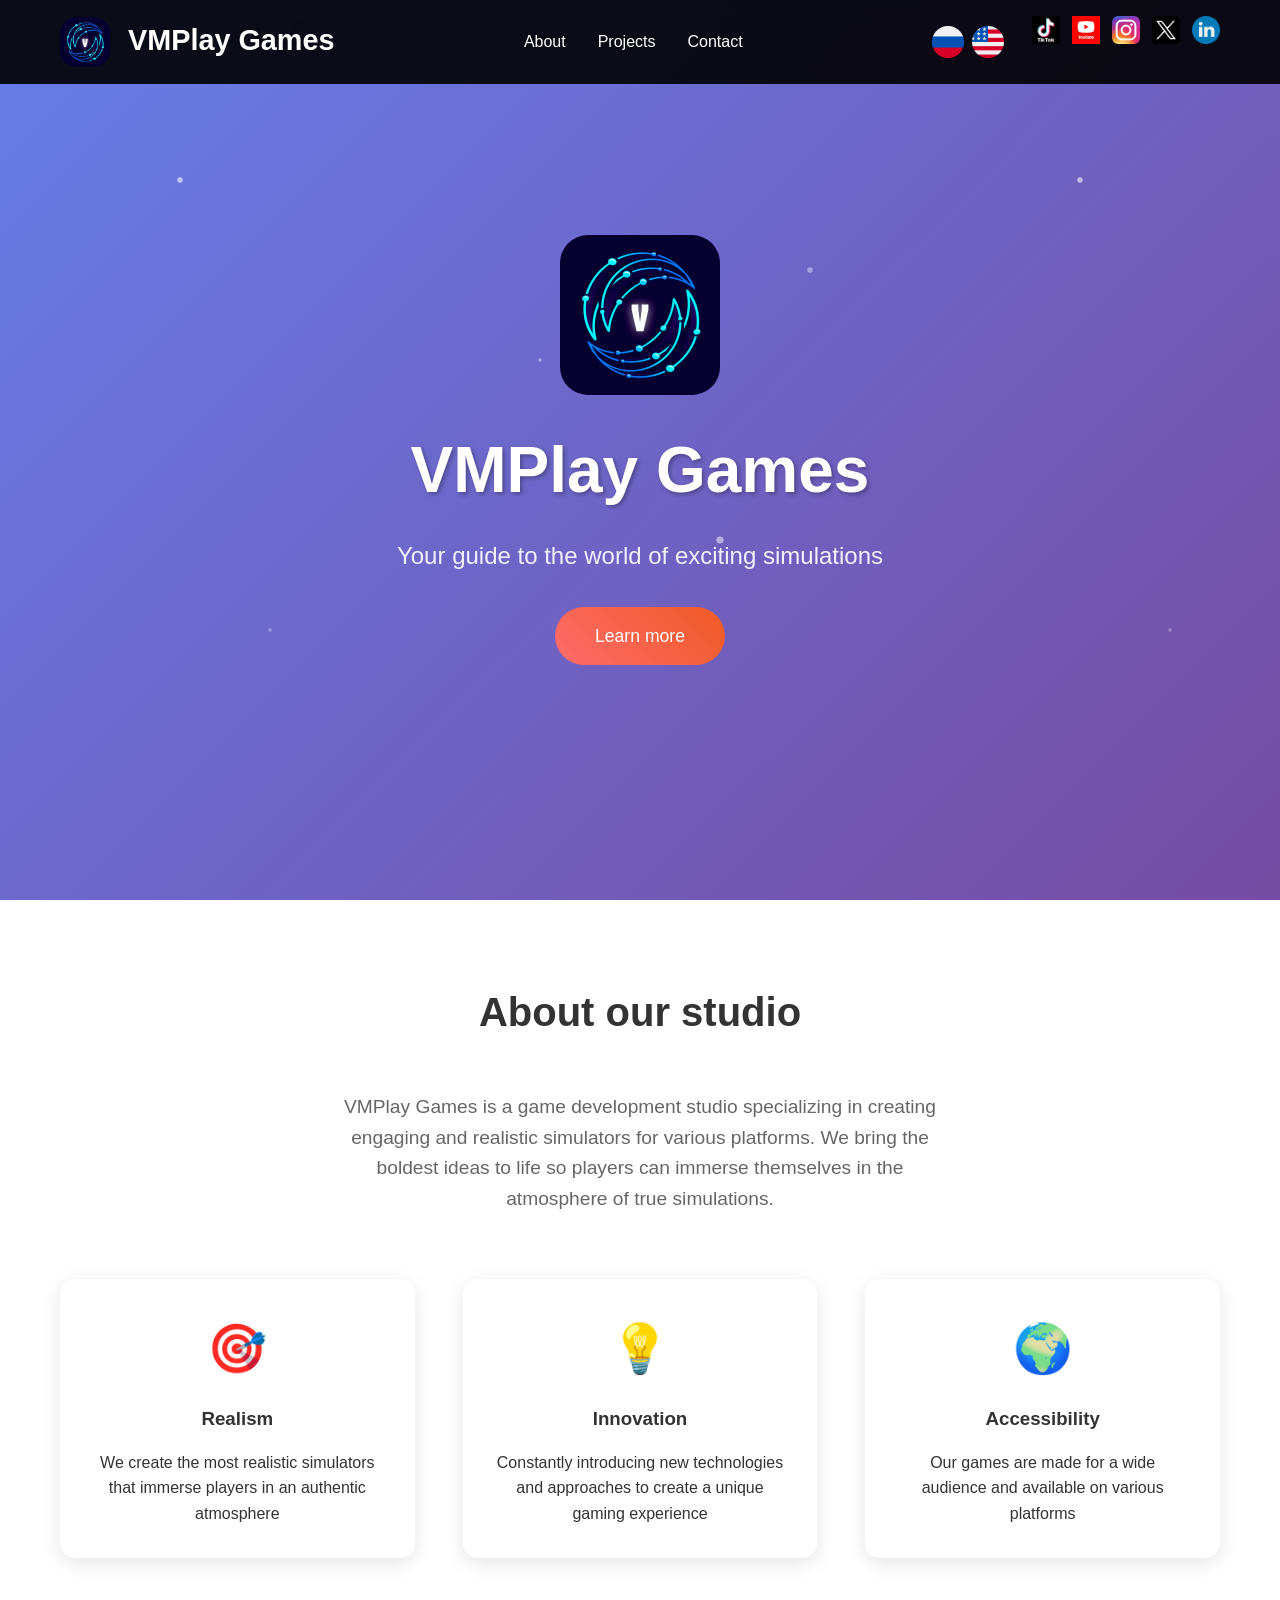
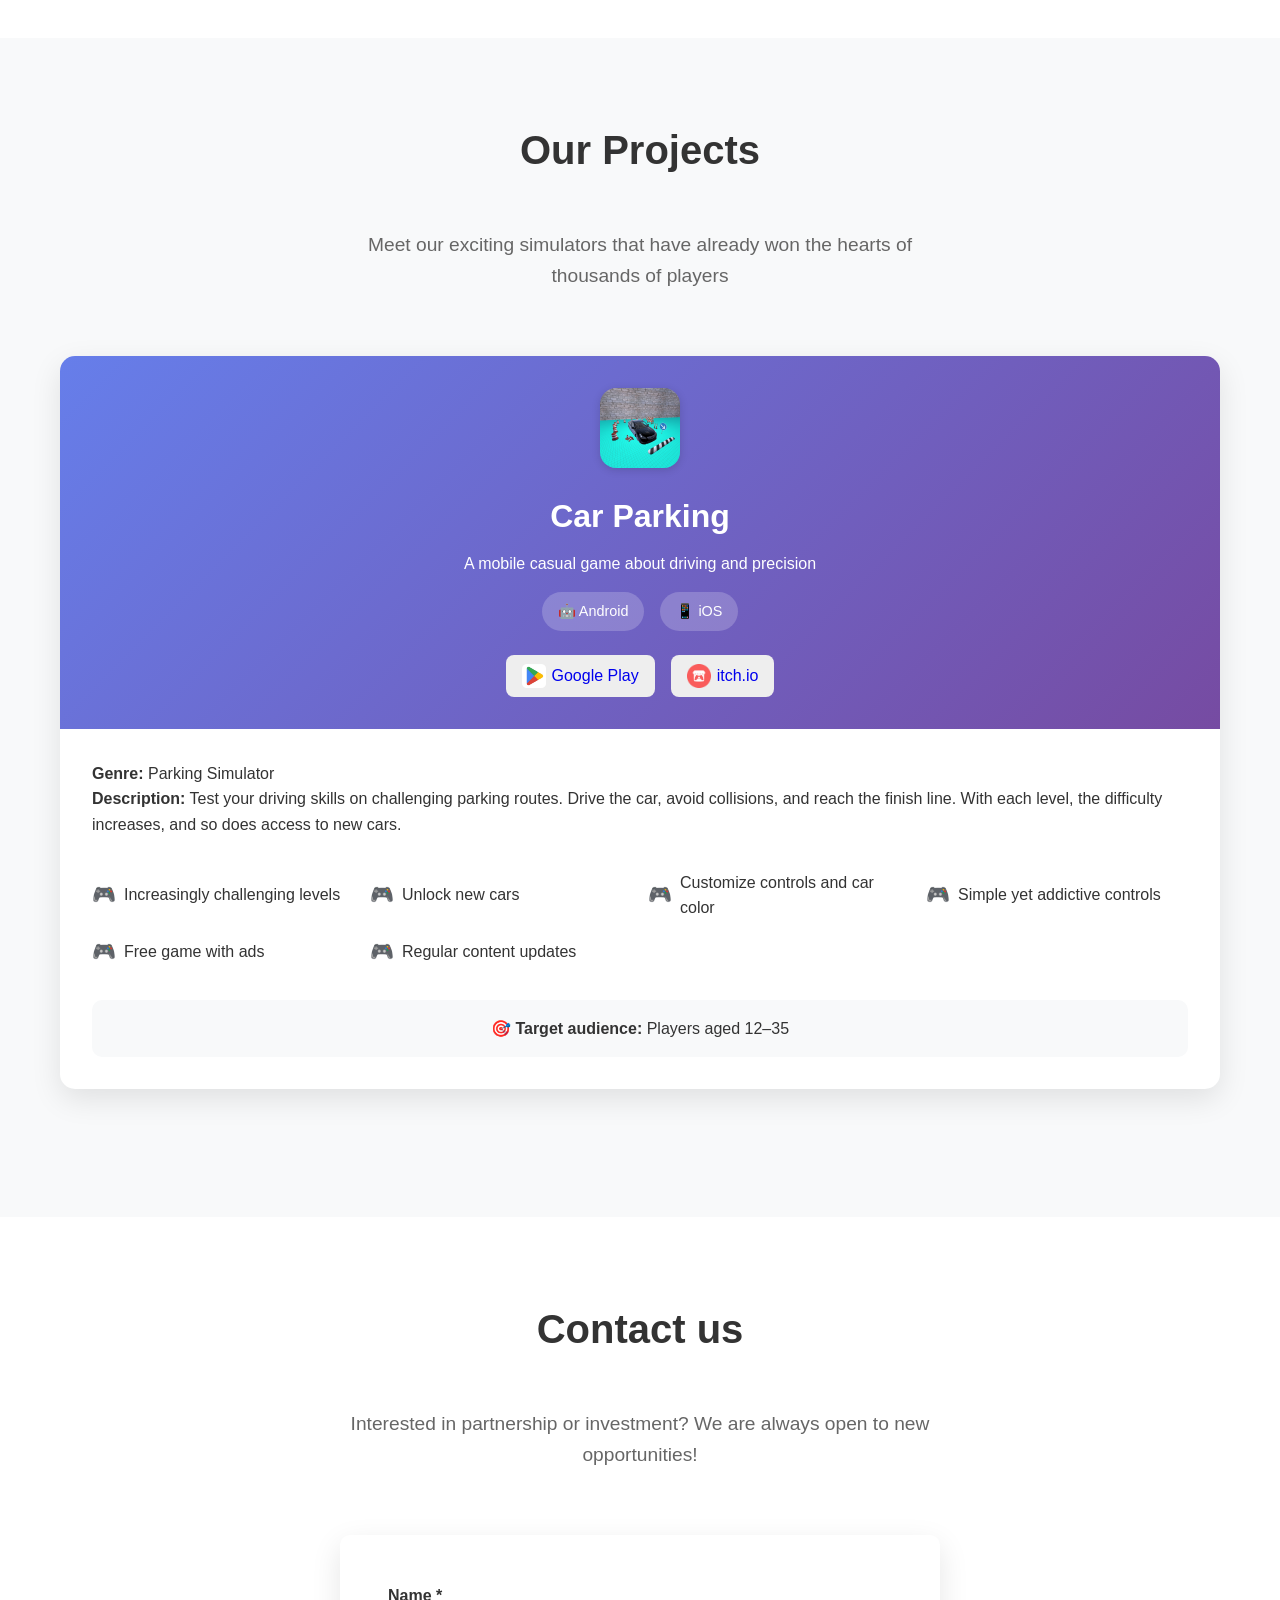
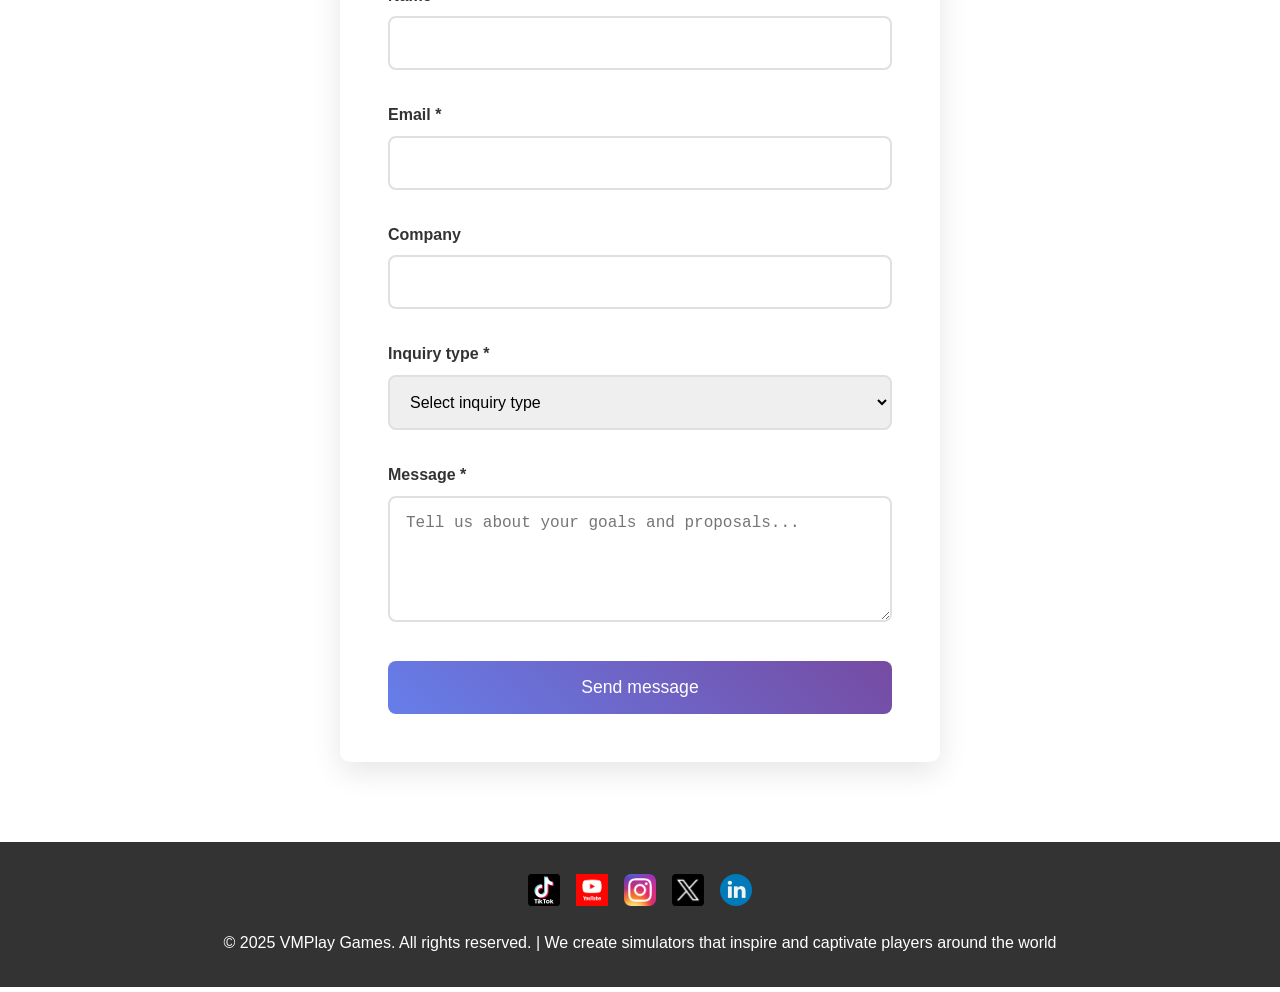
<file: index.html>
<!DOCTYPE html>
<html lang="ru">
<head>
    <meta charset="UTF-8">
    <meta name="viewport" content="width=device-width, initial-scale=1.0">
    <meta name="google-site-verification" content="ew9dASo_ajlY5eANBdnrRkCC_Gmet1Npn379fuyrPNU" />
    <title>VMPlay Games - Game Development Studio</title>
    <link rel="stylesheet" href="css/style.css">
</head>
<body>
    <header>
        <div class="container">
            <div class="header-content">
                <a href="#" class="logo">
                    <img src="assets/img/vmplay.jpg" alt="VMPlay Games Logo" style="width:50px;border-radius:16px;margin-right:10px;vertical-align:middle;">
                    VMPlay Games
                </a>
                <nav>
                    <ul class="nav-links">
                        <li><a href="#about">About</a></li>
                        <li><a href="#projects">Projects</a></li>
                        <li><a href="#contact">Contact</a></li>
                    </ul>
                </nav>
                <div class="header-actions">
                    <div class="lang-switcher">
                        <img src="assets/img/russia.png" alt="RU" id="lang-ru" style="width:32px;cursor:pointer;">
                        <img src="assets/img/united-states.png" alt="EN" id="lang-en" style="width:32px;cursor:pointer;">
                    </div>
                    <div class="social-links header-social">
                        <a href="https://www.tiktok.com/@vmplay.games" target="_blank" rel="noopener">
                            <img src="assets/img/Tiktok-icon.png" alt="TikTok">
                        </a>
                        <a href="https://www.youtube.com/@vmplay-games" target="_blank" rel="noopener">
                            <img src="assets/img/youtube-icon.png" alt="YouTube">
                        </a>
                        <a href="https://www.instagram.com/vmplay.games?igsh=Ym1zN2Mxd2ZmdDA5" target="_blank" rel="noopener">
                            <img src="assets/img/Instagram-icon.png" alt="Instagram">
                        </a>
                        <a href="https://x.com/vmplaygames" target="_blank" rel="noopener">
                            <img src="assets/img/x_icon.png" alt="X">
                        </a>
                        <a href="https://www.linkedin.com/company/vmplay-games/" target="_blank" rel="noopener">
                            <img src="assets/img/linkedln.png" alt="LinkedIn">
                        </a>
                    </div>
                </div>
            </div>
        </div>
    </header>

    <section class="hero">
        <div class="hero-content">
            <img src="assets/img/vmplay.jpg" alt="VMPlay Games Logo" style="width:160px;display:block;margin:0 auto 1.5rem auto;border-radius:28px;">
            <h1>VMPlay Games</h1>
            <p>Your guide to the world of exciting simulations</p>
            <a href="#about" class="cta-button">Learn more</a>
        </div>
    </section>

    <section id="about" class="section">
        <div class="container">
            <h2 class="section-title">About our studio</h2>
            <p class="section-subtitle">
                VMPlay Games is a game development studio specializing in creating engaging and realistic simulators for various platforms. We bring the boldest ideas to life so players can immerse themselves in the atmosphere of true simulations.
            </p>
            
            <div class="about-grid">
                <div class="feature-card">
                    <div class="feature-icon">🎯</div>
                    <h3>Realism</h3>
                    <p>We create the most realistic simulators that immerse players in an authentic atmosphere</p>
                </div>
                
                <div class="feature-card">
                    <div class="feature-icon">💡</div>
                    <h3>Innovation</h3>
                    <p>Constantly introducing new technologies and approaches to create a unique gaming experience</p>
                </div>
                
                <div class="feature-card">
                    <div class="feature-icon">🌍</div>
                    <h3>Accessibility</h3>
                    <p>Our games are made for a wide audience and available on various platforms</p>
                </div>
            </div>
        </div>
    </section>

    <section id="projects" class="section">
        <div class="container">
            <h2 class="section-title">Our Projects</h2>
            <p class="section-subtitle">
                Meet our exciting simulators that have already won the hearts of thousands of players
            </p>
            
            <div class="project-card">
                <div class="project-header">
                    <img src="assets/img/vmplay-logo.jpg" alt="Car Parking Icon" style="width:80px;height:80px;border-radius:16px;margin-bottom:1rem;box-shadow:0 2px 8px rgba(0,0,0,0.15);">
                    <h3>Car Parking</h3>
                    <p>A mobile casual game about driving and precision</p>
                    <div class="project-platforms">
                        <span class="platform-badge">🤖 Android</span>
                        <span class="platform-badge">📱 iOS</span>
                    </div>
                    <div class="project-links" style="margin-top:1.5rem;display:flex;gap:1rem;justify-content:center;">
                        <a href="https://play.google.com/store/apps/details?id=com.vmplay.carparking" target="_blank" rel="noopener" style="display:flex;align-items:center;gap:6px;padding:8px 16px;background:#eee;border-radius:8px;text-decoration:none;">
                            <img src="assets/img/google-play-logo.png" alt="Google Play" style="height:24px;width:24px;"> Google Play
                        </a>
                        <a href="https://vmplay.itch.io/" target="_blank" rel="noopener" style="display:flex;align-items:center;gap:6px;padding:8px 16px;background:#eee;border-radius:8px;text-decoration:none;">
                            <img src="assets/img/badge-color.png" alt="itch.io" style="height:24px;width:24px;"> itch.io
                        </a>
                    </div>
                </div>
                
                <div class="project-content">
                    <p><strong>Genre:</strong> Parking Simulator</p>
                    <p><strong>Description:</strong> Test your driving skills on challenging parking routes. Drive the car, avoid collisions, and reach the finish line. With each level, the difficulty increases, and so does access to new cars.</p>
                    
                    <div class="project-features">
                        <div class="feature-item">Increasingly challenging levels</div>
                        <div class="feature-item">Unlock new cars</div>
                        <div class="feature-item">Customize controls and car color</div>
                        <div class="feature-item">Simple yet addictive controls</div>
                        <div class="feature-item">Free game with ads</div>
                        <div class="feature-item">Regular content updates</div>
                    </div>
                    
                    <div class="target-audience">
                        <strong>🎯 Target audience:</strong> Players aged 12–35
                    </div>
                </div>
            </div>
        </div>
    </section>

    <section id="contact" class="section">
        <div class="container">
            <h2 class="section-title">Contact us</h2>
            <p class="section-subtitle">
                Interested in partnership or investment? We are always open to new opportunities!
            </p>
            
            <form class="contact-form" id="contactForm" action="https://formspree.io/f/xqalkrgd" method="POST">
                <div class="form-group">
                    <label for="name">Name *</label>
                    <input type="text" id="name" name="name" required>
                </div>
                
                <div class="form-group">
                    <label for="email">Email *</label>
                    <input type="email" id="email" name="email" required>
                </div>
                
                <div class="form-group">
                    <label for="company">Company</label>
                    <input type="text" id="company" name="company">
                </div>
                
                <div class="form-group">
                    <label for="type">Inquiry type *</label>
                    <select id="type" name="type" required>
                        <option value="">Select inquiry type</option>
                        <option value="investment">Investment</option>
                        <option value="partnership">Partnership</option>
                        <option value="collaboration">Collaboration</option>
                        <option value="other">Other</option>
                    </select>
                </div>
                
                <div class="form-group">
                    <label for="message">Message *</label>
                    <textarea id="message" name="message" rows="5" required placeholder="Tell us about your goals and proposals..."></textarea>
                </div>
                
                <button type="submit" class="submit-btn">Send message</button>
            </form>
        </div>
    </section>

    <footer>
        <div class="container">
            <div class="social-links">
                <a href="https://www.tiktok.com/@vmplay.games" target="_blank" rel="noopener">
                    <img src="assets/img/Tiktok-icon.png" alt="TikTok" style="height:32px;width:32px;">
                </a>
                <a href="https://www.youtube.com/@vmplay-games" target="_blank" rel="noopener">
                    <img src="assets/img/youtube-icon.png" alt="YouTube" style="height:32px;width:32px;">
                </a>
                <a href="https://www.instagram.com/vmplay.games?igsh=Ym1zN2Mxd2ZmdDA5" target="_blank" rel="noopener">
                    <img src="assets/img/Instagram-icon.png" alt="Instagram" style="height:32px;width:32px;">
                </a>
                <a href="https://x.com/vmplaygames" target="_blank" rel="noopener">
                    <img src="assets/img/x_icon.png" alt="X" style="height:32px;width:32px;">
                </a>
                <a href="https://www.linkedin.com/company/vmplay-games/" target="_blank" rel="noopener">
                    <img src="assets/img/linkedln.png" alt="LinkedIn" style="height:32px;width:32px;">
                </a>
            </div>
            <p>&copy; 2025 VMPlay Games. All rights reserved. | We create simulators that inspire and captivate players around the world</p>
        </div>
    </footer>

    <script src="js/lang.js"></script>
    <script>
        // Smooth scrolling animation
        function isElementInViewport(el) {
            const rect = el.getBoundingClientRect();
            return (
                rect.top >= 0 &&
                rect.left >= 0 &&
                rect.bottom <= (window.innerHeight || document.documentElement.clientHeight) &&
                rect.right <= (window.innerWidth || document.documentElement.clientWidth)
            );
        }

        function handleScrollAnimation() {
            const elements = document.querySelectorAll('.fade-in');
            elements.forEach(el => {
                if (isElementInViewport(el)) {
                    el.classList.add('visible');
                }
            });
        }

        // Initial check
        handleScrollAnimation();

        // Check on scroll
        window.addEventListener('scroll', handleScrollAnimation);

        // Add mobile menu toggle (simplified version)
        const logo = document.querySelector('.logo');
        logo.addEventListener('click', function(e) {
            e.preventDefault();
            document.querySelector('.hero').scrollIntoView({ behavior: 'smooth' });
        });
    </script>
</body>
</html>
</file>
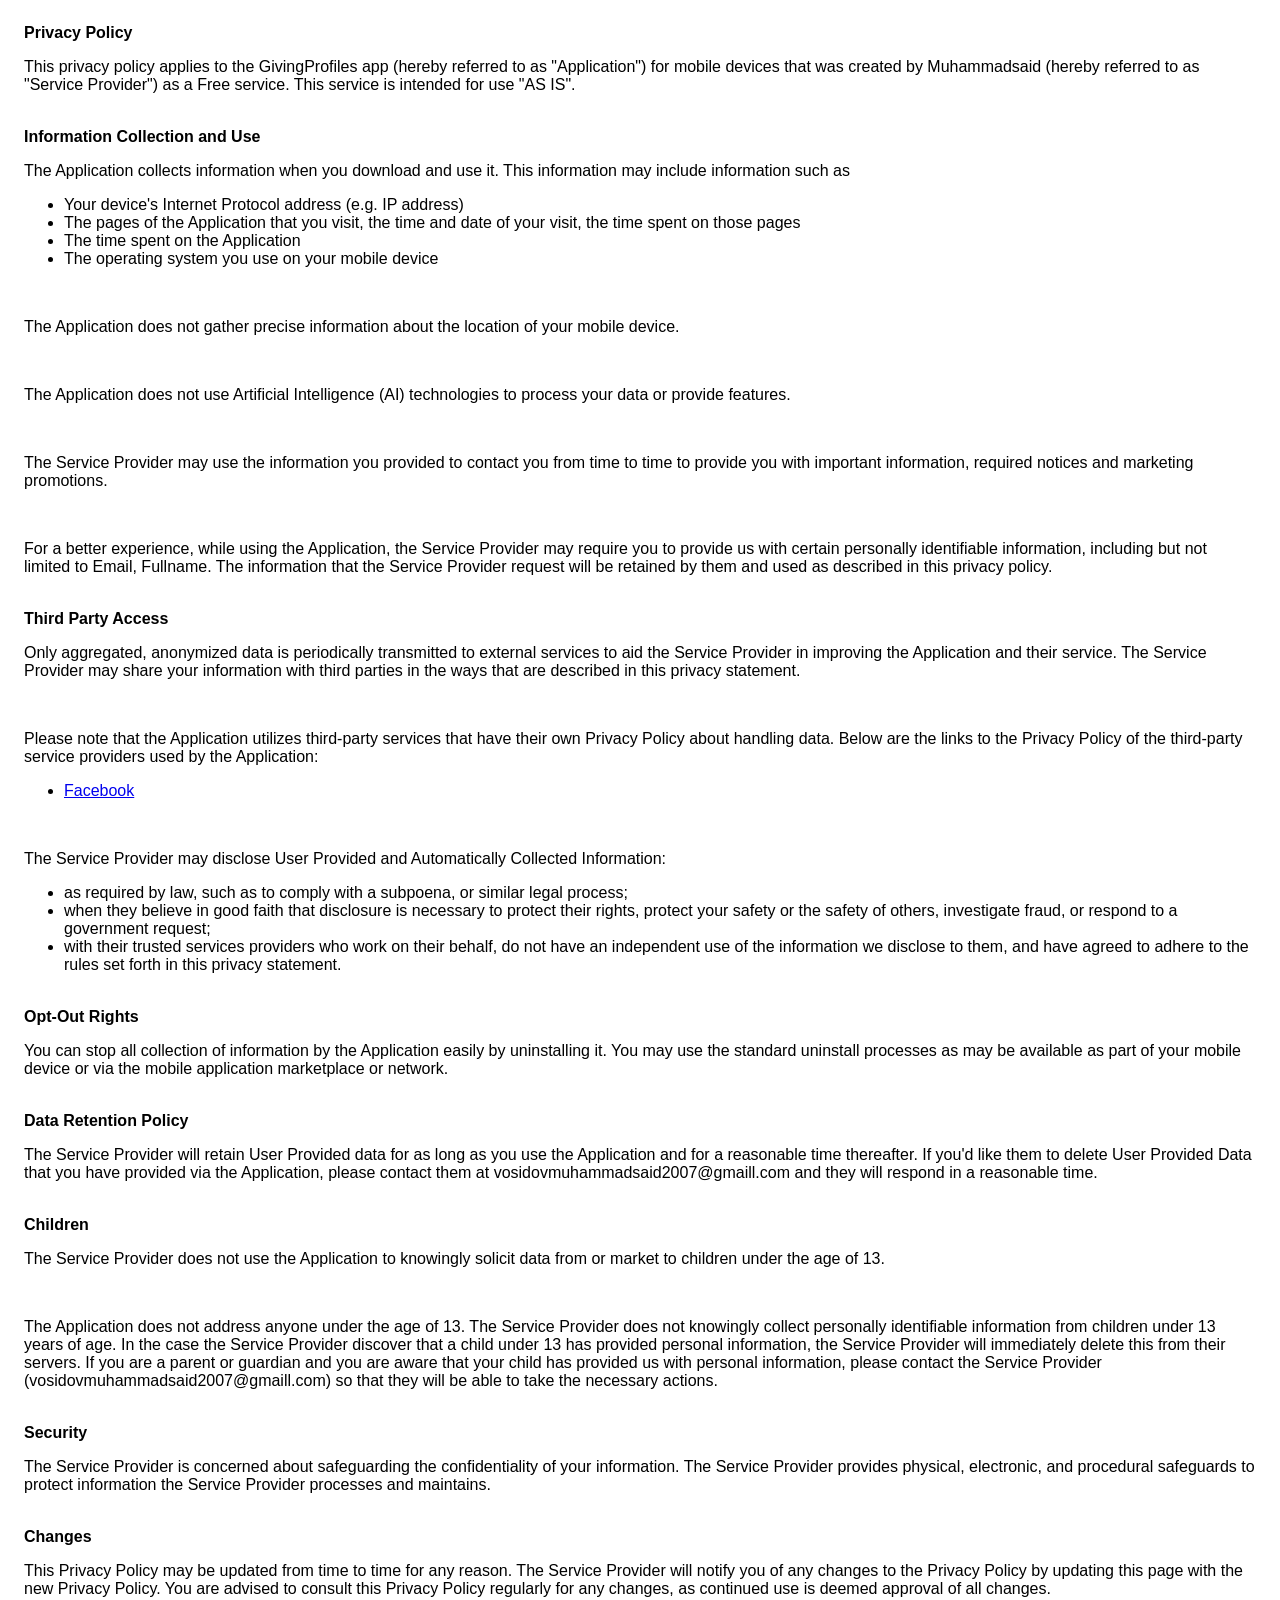
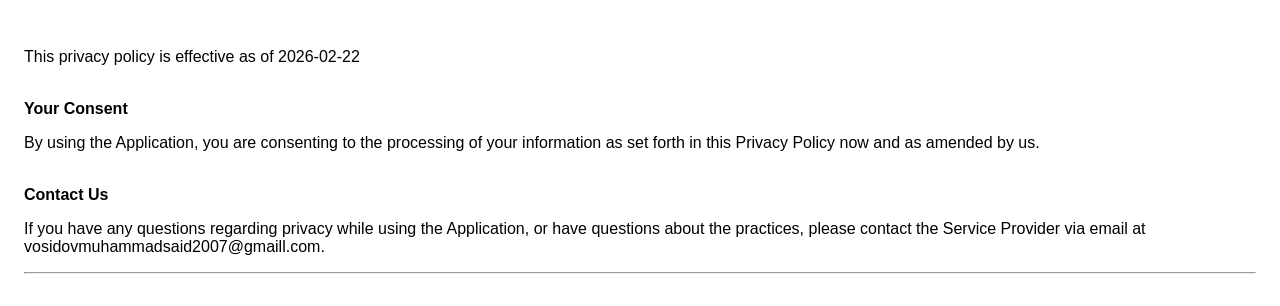
<file: privacy-policy.html>
<!DOCTYPE html>
    <html>
    <head>
      <meta charset='utf-8'>
      <meta name='viewport' content='width=device-width'>
      <title>Privacy Policy</title>
      <style> body { font-family: 'Helvetica Neue', Helvetica, Arial, sans-serif; padding:1em; } </style>
    </head>
    <body>
    <strong>Privacy Policy</strong><p>This privacy policy applies to the GivingProfiles app (hereby referred to as "Application") for mobile devices that was created by Muhammadsaid (hereby referred to as "Service Provider") as a Free service. This service is intended for use "AS IS".</p><br><strong>Information Collection and Use</strong><p>The Application collects information when you download and use it. This information may include information such as </p><ul><li>Your device's Internet Protocol address (e.g. IP address)</li><li>The pages of the Application that you visit, the time and date of your visit, the time spent on those pages</li><li>The time spent on the Application</li><li>The operating system you use on your mobile device</li></ul><p></p><br><p>The Application does not gather precise information about the location of your mobile device.</p><!----><br><p>The Application does not use Artificial Intelligence (AI) technologies to process your data or provide features.</p><br><p>The Service Provider may use the information you provided to contact you from time to time to provide you with important information, required notices and marketing promotions.</p><br><p>For a better experience, while using the Application, the Service Provider may require you to provide us with certain personally identifiable information, including but not limited to Email, Fullname. The information that the Service Provider request will be retained by them and used as described in this privacy policy.</p><br><strong>Third Party Access</strong><p>Only aggregated, anonymized data is periodically transmitted to external services to aid the Service Provider in improving the Application and their service. The Service Provider may share your information with third parties in the ways that are described in this privacy statement.</p><div><br><p>Please note that the Application utilizes third-party services that have their own Privacy Policy about handling data. Below are the links to the Privacy Policy of the third-party service providers used by the Application:</p><ul><li><a href="https://www.facebook.com/about/privacy/update/printable" target="_blank" rel="noopener noreferrer">Facebook</a></li></ul></div><br><p>The Service Provider may disclose User Provided and Automatically Collected Information:</p><ul><li>as required by law, such as to comply with a subpoena, or similar legal process;</li><li>when they believe in good faith that disclosure is necessary to protect their rights, protect your safety or the safety of others, investigate fraud, or respond to a government request;</li><li>with their trusted services providers who work on their behalf, do not have an independent use of the information we disclose to them, and have agreed to adhere to the rules set forth in this privacy statement.</li></ul><p></p><br><strong>Opt-Out Rights</strong><p>You can stop all collection of information by the Application easily by uninstalling it. You may use the standard uninstall processes as may be available as part of your mobile device or via the mobile application marketplace or network.</p><br><strong>Data Retention Policy</strong><p>The Service Provider will retain User Provided data for as long as you use the Application and for a reasonable time thereafter. If you'd like them to delete User Provided Data that you have provided via the Application, please contact them at vosidovmuhammadsaid2007@gmaill.com and they will respond in a reasonable time.</p><br><strong>Children</strong><p>The Service Provider does not use the Application to knowingly solicit data from or market to children under the age of 13.</p><div><br><p>The Application does not address anyone under the age of 13. The Service Provider does not knowingly collect personally identifiable information from children under 13 years of age. In the case the Service Provider discover that a child under 13 has provided personal information, the Service Provider will immediately delete this from their servers. If you are a parent or guardian and you are aware that your child has provided us with personal information, please contact the Service Provider (vosidovmuhammadsaid2007@gmaill.com) so that they will be able to take the necessary actions.</p></div><br><strong>Security</strong><p>The Service Provider is concerned about safeguarding the confidentiality of your information. The Service Provider provides physical, electronic, and procedural safeguards to protect information the Service Provider processes and maintains.</p><br><strong>Changes</strong><p>This Privacy Policy may be updated from time to time for any reason. The Service Provider will notify you of any changes to the Privacy Policy by updating this page with the new Privacy Policy. You are advised to consult this Privacy Policy regularly for any changes, as continued use is deemed approval of all changes.</p><br><p>This privacy policy is effective as of 2026-02-22</p><br><strong>Your Consent</strong><p>By using the Application, you are consenting to the processing of your information as set forth in this Privacy Policy now and as amended by us.</p><br><strong>Contact Us</strong><p>If you have any questions regarding privacy while using the Application, or have questions about the practices, please contact the Service Provider via email at vosidovmuhammadsaid2007@gmaill.com.</p><hr>
    </body>
    </html>
</file>
<file: css/style.css>
* {
    margin: 0;
    padding: 0;
    box-sizing: border-box;
}

body {
    font-family: 'Arial', sans-serif;
    line-height: 1.6;
    color: #333;
    background: linear-gradient(135deg, #667eea 0%, #764ba2 100%);
    min-height: 100vh;
}

.container {
    max-width: 1200px;
    margin: 0 auto;
    padding: 0 20px;
}

/* Header */
header {
    background: rgba(0, 0, 0, 0.9);
    padding: 1rem 0;
    position: fixed;
    width: 100%;
    top: 0;
    z-index: 1000;
    backdrop-filter: blur(10px);
}

.header-content {
    display: flex;
    justify-content: space-between;
    align-items: center;
}

.logo {
    font-size: 1.8rem;
    font-weight: bold;
    color: #fff;
    text-decoration: none;
}

.nav-links {
    display: flex;
    list-style: none;
    gap: 2rem;
}

.nav-links a {
    color: #fff;
    text-decoration: none;
    transition: color 0.3s;
}

.nav-links a:hover {
    color: #667eea;
}

/* Hero Section */
.hero {
    background: linear-gradient(135deg, #667eea 0%, #764ba2 100%);
    height: 100vh;
    display: flex;
    align-items: center;
    justify-content: center;
    text-align: center;
    color: white;
    position: relative;
    overflow: hidden;
}

.hero::before {
    content: '';
    position: absolute;
    top: 0;
    left: 0;
    right: 0;
    bottom: 0;
    background: url('data:image/svg+xml,<svg xmlns="http://www.w3.org/2000/svg" viewBox="0 0 1000 1000"><defs><radialGradient id="grad1" cx="50%" cy="50%" r="50%"><stop offset="0%" style="stop-color:rgba(255,255,255,0.1);stop-opacity:1" /><stop offset="100%" style="stop-color:rgba(255,255,255,0);stop-opacity:0" /></radialGradient></defs><circle cx="200" cy="200" r="3" fill="rgba(255,255,255,0.6)"/><circle cx="600" cy="400" r="2" fill="rgba(255,255,255,0.4)"/><circle cx="800" cy="600" r="4" fill="rgba(255,255,255,0.5)"/><circle cx="300" cy="700" r="2" fill="rgba(255,255,255,0.3)"/><circle cx="900" cy="300" r="3" fill="rgba(255,255,255,0.4)"/></svg>');
    animation: float 20s ease-in-out infinite;
}

@keyframes float {
    0%, 100% { transform: translateY(0px); }
    50% { transform: translateY(-20px); }
}

.hero-content {
    z-index: 2;
    position: relative;
}

.hero h1 {
    font-size: 4rem;
    margin-bottom: 1rem;
    text-shadow: 2px 2px 4px rgba(0,0,0,0.3);
}

.hero p {
    font-size: 1.5rem;
    margin-bottom: 2rem;
    opacity: 0.9;
}

.cta-button {
    background: linear-gradient(45deg, #ff6b6b, #ee5a24);
    color: white;
    padding: 15px 40px;
    border: none;
    border-radius: 50px;
    font-size: 1.1rem;
    cursor: pointer;
    transition: transform 0.3s, box-shadow 0.3s;
    text-decoration: none;
    display: inline-block;
}

.cta-button:hover {
    transform: translateY(-3px);
    box-shadow: 0 10px 25px rgba(0,0,0,0.3);
}

/* Section Styles */
.section {
    padding: 80px 0;
    background: white;
}

.section:nth-child(even) {
    background: #f8f9fa;
}

.section-title {
    text-align: center;
    font-size: 2.5rem;
    margin-bottom: 3rem;
    color: #333;
}

.section-subtitle {
    text-align: center;
    font-size: 1.2rem;
    color: #666;
    margin-bottom: 4rem;
    max-width: 600px;
    margin-left: auto;
    margin-right: auto;
}

/* About Section */
.about-grid {
    display: grid;
    grid-template-columns: repeat(auto-fit, minmax(300px, 1fr));
    gap: 3rem;
    margin-top: 3rem;
}

.feature-card {
    background: white;
    padding: 2rem;
    border-radius: 15px;
    box-shadow: 0 5px 20px rgba(0,0,0,0.1);
    text-align: center;
    transition: transform 0.3s;
}

.feature-card:hover {
    transform: translateY(-5px);
}

.feature-icon {
    font-size: 3rem;
    margin-bottom: 1rem;
}

.feature-card h3 {
    color: #333;
    margin-bottom: 1rem;
}

/* Projects Section */
.project-card {
    background: white;
    border-radius: 15px;
    overflow: hidden;
    box-shadow: 0 10px 30px rgba(0,0,0,0.1);
    transition: transform 0.3s;
    margin-bottom: 3rem;
}

.project-card:hover {
    transform: translateY(-10px);
}

.project-header {
    background: linear-gradient(135deg, #667eea 0%, #764ba2 100%);
    color: white;
    padding: 2rem;
    text-align: center;
}

.project-header h3 {
    font-size: 2rem;
    margin-bottom: 0.5rem;
}

.project-platforms {
    display: flex;
    justify-content: center;
    gap: 1rem;
    margin-top: 1rem;
}

.platform-badge {
    background: rgba(255,255,255,0.2);
    padding: 0.5rem 1rem;
    border-radius: 20px;
    font-size: 0.9rem;
}

.project-content {
    padding: 2rem;
}

.project-features {
    display: grid;
    grid-template-columns: repeat(auto-fit, minmax(250px, 1fr));
    gap: 1rem;
    margin-top: 2rem;
}

.feature-item {
    display: flex;
    align-items: center;
    gap: 0.5rem;
}

.feature-item::before {
    content: "🎮";
    font-size: 1.2rem;
}

.target-audience {
    background: #f8f9fa;
    padding: 1rem;
    border-radius: 10px;
    margin-top: 2rem;
    text-align: center;
}

/* Contact Section */
.contact-form {
    max-width: 600px;
    margin: 0 auto;
    background: white;
    padding: 3rem;
    border-radius: 10px;
    box-shadow: 0 10px 30px rgba(0,0,0,0.1);
}

.form-group {
    margin-bottom: 2rem;
}

.form-group label {
    display: block;
    margin-bottom: 0.5rem;
    color: #333;
    font-weight: bold;
}

.form-group input,
.form-group textarea,
.form-group select {
    width: 100%;
    padding: 1rem;
    border: 2px solid #e0e0e0;
    border-radius: 8px;
    font-size: 1rem;
    transition: border-color 0.2s;
}

.form-group input:focus,
.form-group textarea:focus,
.form-group select:focus {
    outline: none;
    border-color: #667eea;
}

.submit-btn {
    background: linear-gradient(45deg, #667eea, #764ba2);
    color: white;
    padding: 1rem 2rem;
    border: none;
    border-radius: 8px;
    font-size: 1.1rem;
    cursor: pointer;
    width: 100%;
    transition: transform 0.3s;
}

.submit-btn:hover {
    transform: translateY(-2px);
}

/* Footer */
footer {
    background: #333;
    color: white;
    text-align: center;
    padding: 2rem 0;
}

.social-links {
    display: flex;
    gap: 16px;
    justify-content: center;
    margin-bottom: 1rem;
}
.social-links img {
    transition: transform 0.2s;
}
.social-links img:hover {
    transform: scale(1.15);
}

.header-actions {
    display: flex;
    align-items: center;
    gap: 28px; /* большой отступ между языками и соцсетями */
}
.lang-switcher {
    display: flex;
    align-items: center;
    gap: 8px;
}
.header-social {
    display: flex;
    gap: 12px;
}
.header-social img {
    height: 28px;
    width: 28px;
    transition: transform 0.2s;
}
.header-social img:hover {
    transform: scale(1.15);
}

/* Responsive */
@media (max-width: 768px) {
    .nav-links {
        display: none;
    }
    
    .hero h1 {
        font-size: 2.5rem;
    }
    
    .hero p {
        font-size: 1.2rem;
    }
    
    .section-title {
        font-size: 2rem;
    }
    .header-actions {
        gap: 12px;
    }
    .header-social img, .lang-switcher img {
        height: 24px;
        width: 24px;
    }
}

/* Animations */
.fade-in {
    opacity: 0;
    transform: translateY(50px);
    transition: opacity 0.6s, transform 0.6s;
}

.fade-in.visible {
    opacity: 1;
    transform: translateY(0);
}

/* Smooth scrolling */
html {
    scroll-behavior: smooth;
}
</file>
